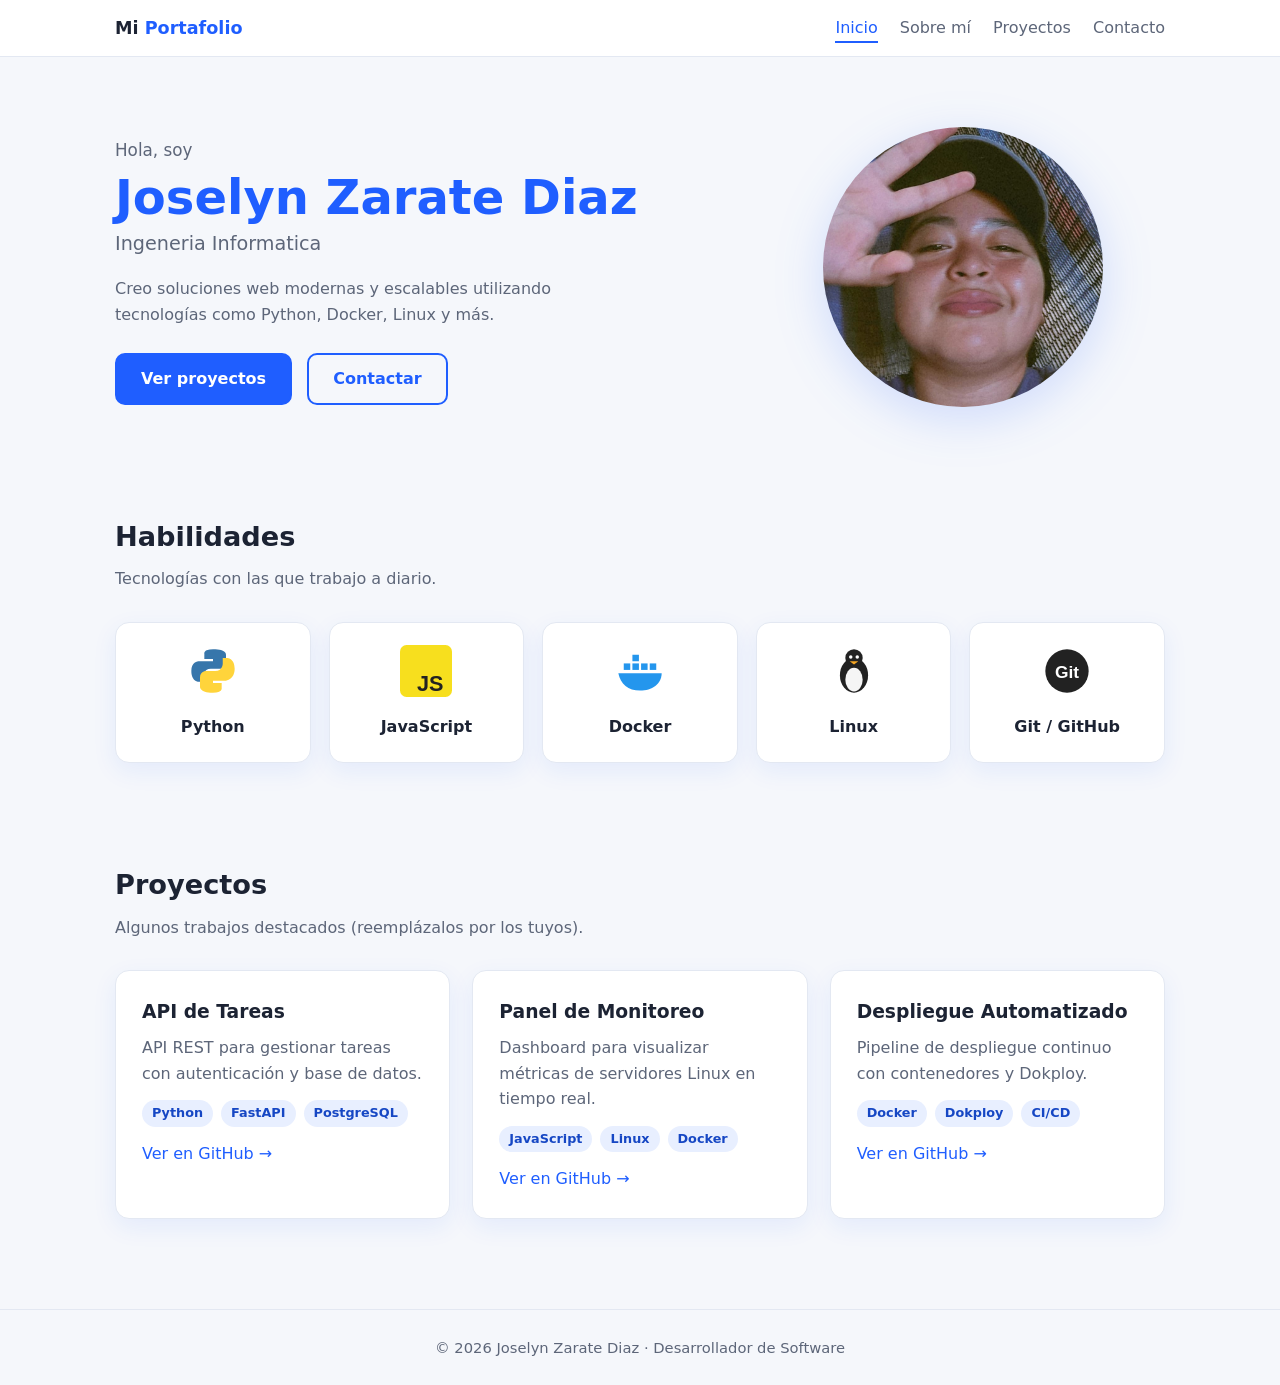
<file: index.html>
<!DOCTYPE html>
<html lang="es">
<head>
  <meta charset="UTF-8">
  <meta name="viewport" content="width=device-width, initial-scale=1.0">
  <meta name="description" content="Portafolio de desarrollador de software">
  <title>Mi Portafolio | Desarrollador de Software</title>
  <link rel="stylesheet" href="css/style.css">
</head>
<body>

  <header class="navbar">
    <div class="container">
      <a class="brand" href="index.html">Mi <span>Portafolio</span></a>
      <ul class="nav-links">
        <li><a href="index.html">Inicio</a></li>
        <li><a href="about.html">Sobre mí</a></li>
        <li><a href="index.html#proyectos">Proyectos</a></li>
        <li><a href="contact.html">Contacto</a></li>
      </ul>
    </div>
  </header>

  <main>
    <section class="hero">
      <div class="container">
        <div>
          <small>Hola, soy</small>
          <h1><span>Joselyn Zarate Diaz</span></h1>
          <h2>Ingeneria Informatica</h2>
          <p>Creo soluciones web modernas y escalables utilizando tecnologías como Python, Docker, Linux y más.</p>
          <a class="btn btn-primary" href="#proyectos">Ver proyectos</a>
          <a class="btn btn-outline" href="contact.html">Contactar</a>
        </div>
        <div class="hero-img">
          <img src="assets/foto.jpg" alt="Avatar del desarrollador">
        </div>
      </div>
    </section>

    <section id="habilidades">
      <div class="container">
        <h2 class="section-title">Habilidades</h2>
        <p class="section-sub">Tecnologías con las que trabajo a diario.</p>
        <div class="skills">
          <div class="card skill">
            <svg viewBox="0 0 48 48"><path d="M24 4c-9 0-8 4-8 4v5h8v2H12S4 14 4 24s7 10 7 10h4v-5s0-7 7-7h8s6 0 6-6V9s1-5-12-5z" fill="#3776ab"/><path d="M24 44c9 0 8-4 8-4v-5h-8v-2h12s8-1 8-11-7-10-7-10h-4v5s0 7-7 7h-8s-6 0-6 6v8s-1 6 12 6z" fill="#ffd43b"/></svg>
            <h3>Python</h3>
          </div>
          <div class="card skill">
            <svg viewBox="0 0 48 48"><rect width="48" height="48" rx="6" fill="#f7df1e"/><text x="28" y="42" font-size="20" font-weight="700" text-anchor="middle" fill="#222" font-family="Arial">JS</text></svg>
            <h3>JavaScript</h3>
          </div>
          <div class="card skill">
            <svg viewBox="0 0 48 48"><path d="M4 26h40c0 10-9 16-20 16S6 36 4 26z" fill="#2496ed"/><g fill="#2496ed"><rect x="9" y="17" width="6" height="6"/><rect x="17" y="17" width="6" height="6"/><rect x="25" y="17" width="6" height="6"/><rect x="17" y="9" width="6" height="6"/><rect x="33" y="17" width="6" height="6"/></g></svg>
            <h3>Docker</h3>
          </div>
          <div class="card skill">
            <svg viewBox="0 0 48 48"><ellipse cx="24" cy="28" rx="13" ry="16" fill="#222"/><ellipse cx="24" cy="32" rx="8" ry="11" fill="#f5f5f5"/><circle cx="24" cy="12" r="8" fill="#222"/><circle cx="21" cy="11" r="1.6" fill="#fff"/><circle cx="27" cy="11" r="1.6" fill="#fff"/><path d="M20 15l4 3 4-3z" fill="#f5a623"/></svg>
            <h3>Linux</h3>
          </div>
          <div class="card skill">
            <svg viewBox="0 0 48 48"><circle cx="24" cy="24" r="20" fill="#222"/><text x="24" y="30" font-size="16" font-weight="700" text-anchor="middle" fill="#fff" font-family="Arial">Git</text></svg>
            <h3>Git / GitHub</h3>
          </div>
        </div>
      </div>
    </section>

    <section id="proyectos">
      <div class="container">
        <h2 class="section-title">Proyectos</h2>
        <p class="section-sub">Algunos trabajos destacados (reemplázalos por los tuyos).</p>
        <div class="projects">
          <article class="card project">
            <h3>API de Tareas</h3>
            <p>API REST para gestionar tareas con autenticación y base de datos.</p>
            <div class="tags"><span class="tag">Python</span><span class="tag">FastAPI</span><span class="tag">PostgreSQL</span></div>
            <a href="https://github.com/joselyn67" target="_blank" rel="noopener">Ver en GitHub →</a>
          </article>
          <article class="card project">
            <h3>Panel de Monitoreo</h3>
            <p>Dashboard para visualizar métricas de servidores Linux en tiempo real.</p>
            <div class="tags"><span class="tag">JavaScript</span><span class="tag">Linux</span><span class="tag">Docker</span></div>
            <a href="https://github.com/joselyn67" target="_blank" rel="noopener">Ver en GitHub →</a>
          </article>
          <article class="card project">
            <h3>Despliegue Automatizado</h3>
            <p>Pipeline de despliegue continuo con contenedores y Dokploy.</p>
            <div class="tags"><span class="tag">Docker</span><span class="tag">Dokploy</span><span class="tag">CI/CD</span></div>
            <a href="https://github.com/joselyn67" target="_blank" rel="noopener">Ver en GitHub →</a>
          </article>
        </div>
      </div>
    </section>
  </main>

  <footer>
    <div class="container">© <span id="year">2026</span> Joselyn Zarate Diaz · Desarrollador de Software</div>
  </footer>

  <script src="js/main.js"></script>
</body>
</html>
</file>
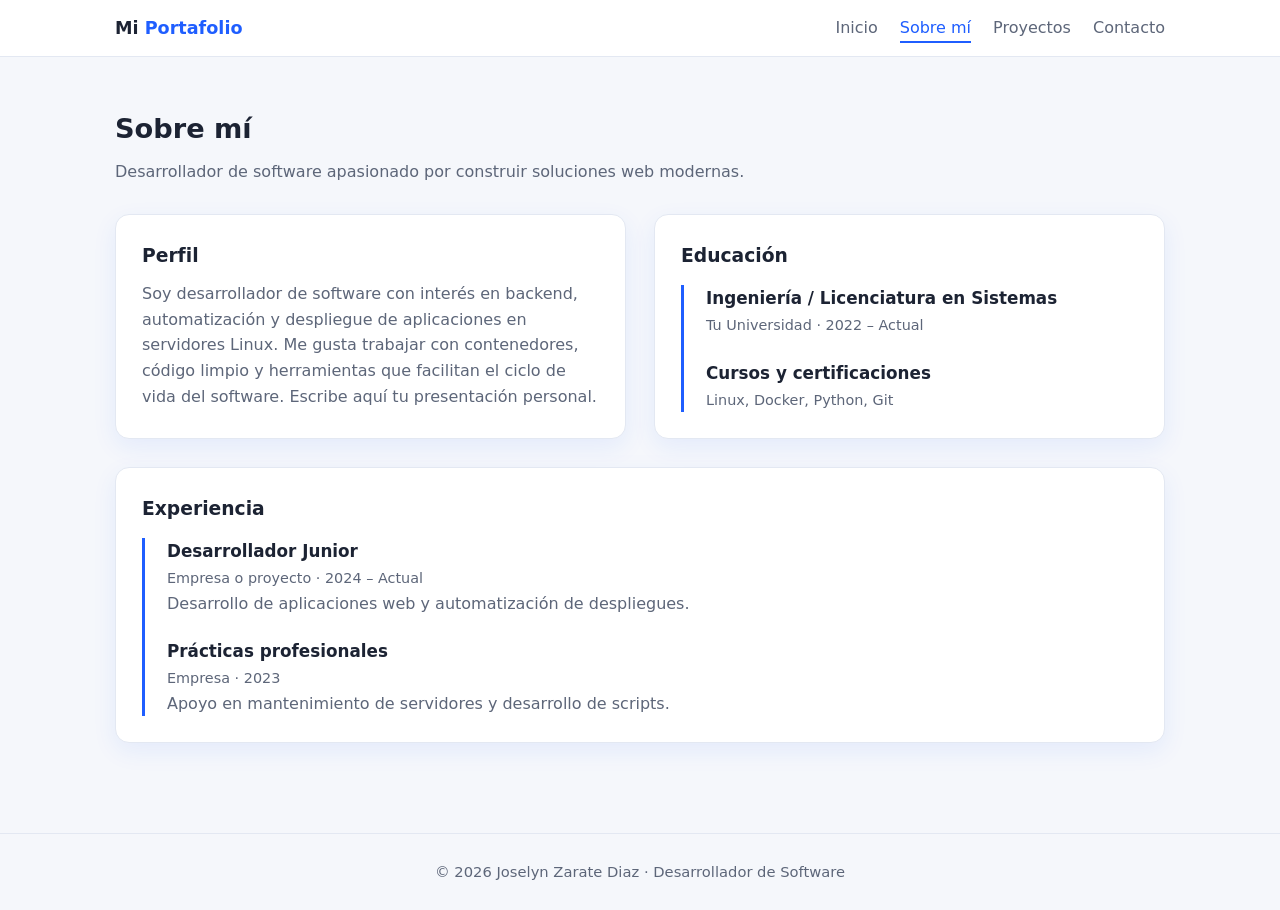
<file: about.html>
<!DOCTYPE html>
<html lang="es">
<head>
  <meta charset="UTF-8">
  <meta name="viewport" content="width=device-width, initial-scale=1.0">
  <title>Sobre mí | Mi Portafolio</title>
  <link rel="stylesheet" href="css/style.css">
</head>
<body>

  <header class="navbar">
    <div class="container">
      <a class="brand" href="index.html">Mi <span>Portafolio</span></a>
      <ul class="nav-links">
        <li><a href="index.html">Inicio</a></li>
        <li><a href="about.html">Sobre mí</a></li>
        <li><a href="index.html#proyectos">Proyectos</a></li>
        <li><a href="contact.html">Contacto</a></li>
      </ul>
    </div>
  </header>

  <main>
    <section>
      <div class="container">
        <h2 class="section-title">Sobre mí</h2>
        <p class="section-sub">Desarrollador de software apasionado por construir soluciones web modernas.</p>

        <div class="two-col">
          <div class="card">
            <h3>Perfil</h3>
            <p style="margin-top:10px;color:var(--muted)">
              Soy desarrollador de software con interés en backend, automatización y despliegue de aplicaciones
              en servidores Linux. Me gusta trabajar con contenedores, código limpio y herramientas que facilitan
              el ciclo de vida del software. Escribe aquí tu presentación personal.
            </p>
          </div>
          <div class="card">
            <h3>Educación</h3>
            <div class="timeline" style="margin-top:14px">
              <div>
                <h3>Ingeniería / Licenciatura en Sistemas</h3>
                <span>Tu Universidad · 2022 – Actual</span>
              </div>
              <div>
                <h3>Cursos y certificaciones</h3>
                <span>Linux, Docker, Python, Git</span>
              </div>
            </div>
          </div>
        </div>

        <div class="card" style="margin-top:28px">
          <h3>Experiencia</h3>
          <div class="timeline" style="margin-top:14px">
            <div>
              <h3>Desarrollador Junior</h3>
              <span>Empresa o proyecto · 2024 – Actual</span>
              <p style="color:var(--muted)">Desarrollo de aplicaciones web y automatización de despliegues.</p>
            </div>
            <div>
              <h3>Prácticas profesionales</h3>
              <span>Empresa · 2023</span>
              <p style="color:var(--muted)">Apoyo en mantenimiento de servidores y desarrollo de scripts.</p>
            </div>
          </div>
        </div>
      </div>
    </section>
  </main>

  <footer>
    <div class="container">© <span id="year">2026</span> Joselyn Zarate Diaz · Desarrollador de Software</div>
  </footer>

  <script src="js/main.js"></script>
</body>
</html>
</file>
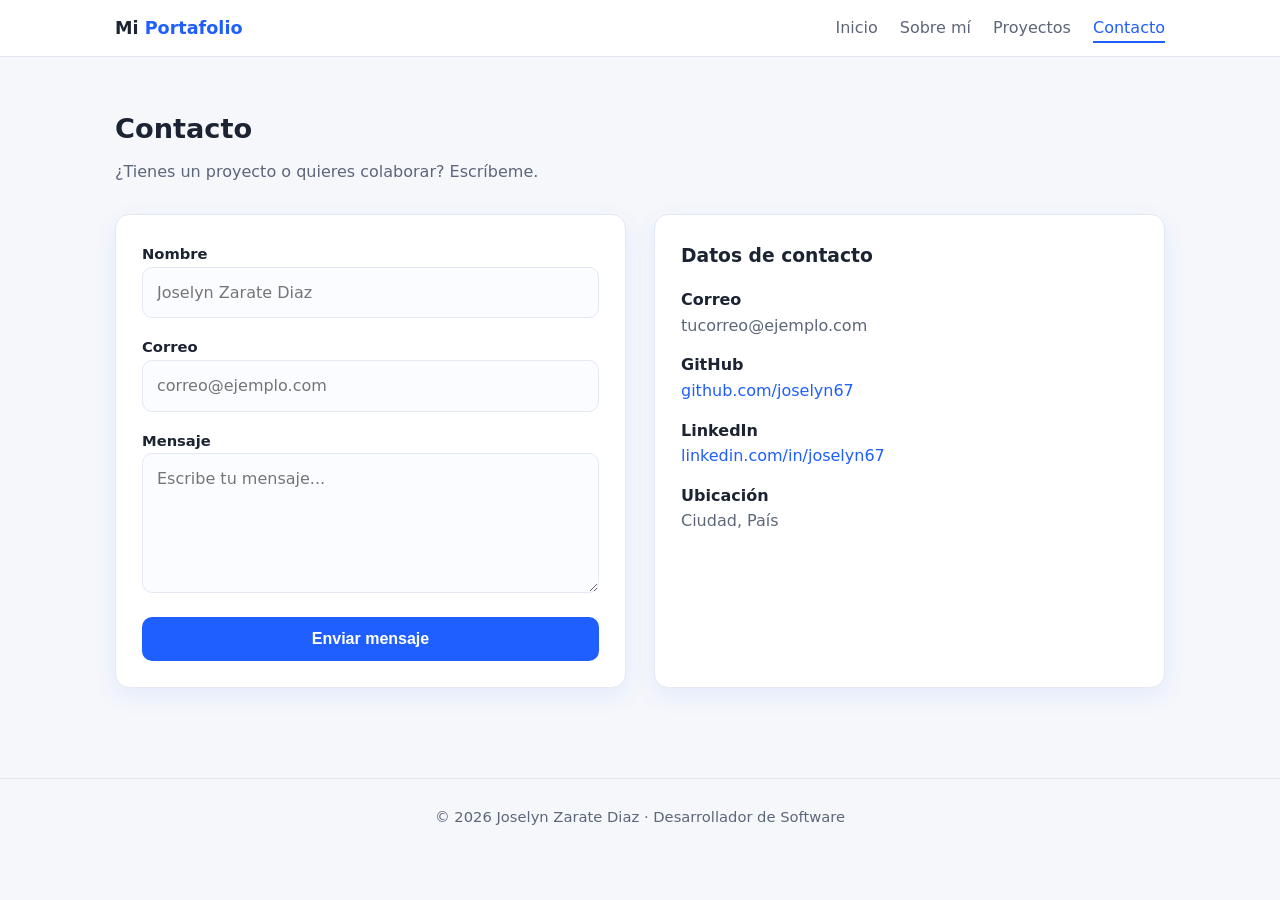
<file: contact.html>
<!DOCTYPE html>
<html lang="es">
<head>
  <meta charset="UTF-8">
  <meta name="viewport" content="width=device-width, initial-scale=1.0">
  <title>Contacto | Mi Portafolio</title>
  <link rel="stylesheet" href="css/style.css">
</head>
<body>

  <header class="navbar">
    <div class="container">
      <a class="brand" href="index.html">Mi <span>Portafolio</span></a>
      <ul class="nav-links">
        <li><a href="index.html">Inicio</a></li>
        <li><a href="about.html">Sobre mí</a></li>
        <li><a href="index.html#proyectos">Proyectos</a></li>
        <li><a href="contact.html">Contacto</a></li>
      </ul>
    </div>
  </header>

  <main>
    <section>
      <div class="container">
        <h2 class="section-title">Contacto</h2>
        <p class="section-sub">¿Tienes un proyecto o quieres colaborar? Escríbeme.</p>

        <div class="two-col">
          <div class="card">
            <form id="contact-form">
              <div>
                <label for="nombre">Nombre</label>
                <input id="nombre" type="text" required placeholder="Joselyn Zarate Diaz ">
              </div>
              <div>
                <label for="correo">Correo</label>
                <input id="correo" type="email" required placeholder="correo@ejemplo.com">
              </div>
              <div>
                <label for="mensaje">Mensaje</label>
                <textarea id="mensaje" required placeholder="Escribe tu mensaje..."></textarea>
              </div>
              <button class="btn btn-primary" type="submit">Enviar mensaje</button>
              <p id="form-msg" class="form-msg">¡Gracias! Tu mensaje fue registrado (formulario de demostración).</p>
            </form>
          </div>

          <div class="card">
            <h3>Datos de contacto</h3>
            <ul class="contact-list" style="margin-top:16px">
              <li><strong>Correo</strong>tucorreo@ejemplo.com</li>
              <li><strong>GitHub</strong><a href="https://github.com/joselyn67" target="_blank" rel="noopener">github.com/joselyn67</a></li>
              <li><strong>LinkedIn</strong><a href="https://linkedin.com/in/joselyn67" target="_blank" rel="noopener">linkedin.com/in/joselyn67</a></li>
              <li><strong>Ubicación</strong>Ciudad, País</li>
            </ul>
          </div>
        </div>
      </div>
    </section>
  </main>

  <footer>
    <div class="container">© <span id="year">2026</span> Joselyn Zarate Diaz  · Desarrollador de Software</div>
  </footer>

  <script src="js/main.js"></script>
</body>
</html>
</file>
<file: css/style.css>
:root {
  --bg: #f5f7fb;
  --surface: #ffffff;
  --text: #1c2333;
  --muted: #5d6679;
  --primary: #1f5eff;
  --primary-dark: #1647c4;
  --border: #e3e8f2;
  --radius: 14px;
  --shadow: 0 8px 24px rgba(31, 94, 255, 0.08);
}

* { box-sizing: border-box; margin: 0; padding: 0; }

html { scroll-behavior: smooth; }

body {
  font-family: "Segoe UI", system-ui, -apple-system, Roboto, sans-serif;
  background: var(--bg);
  color: var(--text);
  line-height: 1.6;
}

a { color: var(--primary); text-decoration: none; }

.container { width: min(1050px, 92%); margin: 0 auto; }

/* ---------- Navbar ---------- */
.navbar {
  position: sticky;
  top: 0;
  z-index: 10;
  background: rgba(255, 255, 255, 0.92);
  backdrop-filter: blur(8px);
  border-bottom: 1px solid var(--border);
}
.navbar .container {
  display: flex;
  align-items: center;
  justify-content: space-between;
  padding: 14px 0;
}
.brand { font-weight: 700; font-size: 1.1rem; color: var(--text); }
.brand span { color: var(--primary); }
.nav-links { display: flex; gap: 22px; list-style: none; }
.nav-links a { color: var(--muted); font-weight: 500; padding-bottom: 4px; }
.nav-links a:hover,
.nav-links a.active { color: var(--primary); border-bottom: 2px solid var(--primary); }

/* ---------- Hero ---------- */
.hero { padding: 70px 0 50px; }
.hero .container {
  display: grid;
  grid-template-columns: 1.2fr 0.8fr;
  gap: 40px;
  align-items: center;
}
.hero small { color: var(--muted); font-size: 1.05rem; }
.hero h1 { font-size: clamp(2rem, 5vw, 3rem); line-height: 1.15; margin: 6px 0 4px; }
.hero h1 span { color: var(--primary); }
.hero h2 { font-size: 1.2rem; color: var(--muted); font-weight: 500; margin-bottom: 16px; }
.hero p { color: var(--muted); max-width: 520px; margin-bottom: 26px; }
.hero-img { text-align: center; }
.hero-img img { border-radius: 50%; aspect-ratio: 1 / 1; object-fit: cover; width: min(280px, 80%); filter: drop-shadow(0 12px 24px rgba(31, 94, 255, 0.18)); }

.btn {
  display: inline-block;
  padding: 11px 24px;
  border-radius: 10px;
  font-weight: 600;
  border: 2px solid var(--primary);
  transition: 0.2s;
  cursor: pointer;
  font-size: 1rem;
}
.btn-primary { background: var(--primary); color: #fff; }
.btn-primary:hover { background: var(--primary-dark); border-color: var(--primary-dark); }
.btn-outline { background: transparent; color: var(--primary); margin-left: 10px; }
.btn-outline:hover { background: var(--primary); color: #fff; }

/* ---------- Secciones ---------- */
section { padding: 50px 0; }
.section-title { font-size: 1.7rem; margin-bottom: 8px; }
.section-sub { color: var(--muted); margin-bottom: 30px; }

.card {
  background: var(--surface);
  border: 1px solid var(--border);
  border-radius: var(--radius);
  box-shadow: var(--shadow);
  padding: 26px;
}

/* Habilidades */
.skills { display: grid; grid-template-columns: repeat(auto-fit, minmax(150px, 1fr)); gap: 18px; }
.skill { text-align: center; padding: 22px 10px; }
.skill svg { width: 52px; height: 52px; margin-bottom: 10px; }
.skill h3 { font-size: 1rem; }

/* Proyectos */
.projects { display: grid; grid-template-columns: repeat(auto-fit, minmax(280px, 1fr)); gap: 22px; }
.project h3 { margin-bottom: 8px; }
.project p { color: var(--muted); margin-bottom: 14px; }
.tags { display: flex; flex-wrap: wrap; gap: 8px; margin-bottom: 14px; }
.tag {
  background: #e8efff;
  color: var(--primary-dark);
  font-size: 0.8rem;
  font-weight: 600;
  padding: 3px 10px;
  border-radius: 20px;
}

/* Timeline (Sobre mí) */
.timeline { border-left: 3px solid var(--primary); padding-left: 22px; display: grid; gap: 22px; }
.timeline h3 { font-size: 1.05rem; }
.timeline span { color: var(--muted); font-size: 0.9rem; }

.two-col { display: grid; grid-template-columns: 1fr 1fr; gap: 28px; }

/* Formulario */
form { display: grid; gap: 16px; }
label { font-weight: 600; font-size: 0.92rem; }
input, textarea {
  width: 100%;
  padding: 12px 14px;
  border: 1px solid var(--border);
  border-radius: 10px;
  font: inherit;
  background: #fbfcff;
}
input:focus, textarea:focus { outline: 2px solid var(--primary); border-color: transparent; }
textarea { min-height: 140px; resize: vertical; }
.form-msg { font-weight: 600; color: #168a45; display: none; }

.contact-list { list-style: none; display: grid; gap: 14px; }
.contact-list li { color: var(--muted); }
.contact-list strong { color: var(--text); display: block; }

/* Footer */
footer {
  text-align: center;
  padding: 26px 0;
  color: var(--muted);
  border-top: 1px solid var(--border);
  margin-top: 40px;
  font-size: 0.92rem;
}

/* Responsive */
@media (max-width: 760px) {
  .hero .container, .two-col { grid-template-columns: 1fr; }
  .hero-img { order: -1; }
  .nav-links { gap: 14px; font-size: 0.92rem; }
  .btn-outline { margin-left: 0; margin-top: 10px; }
}
</file>
